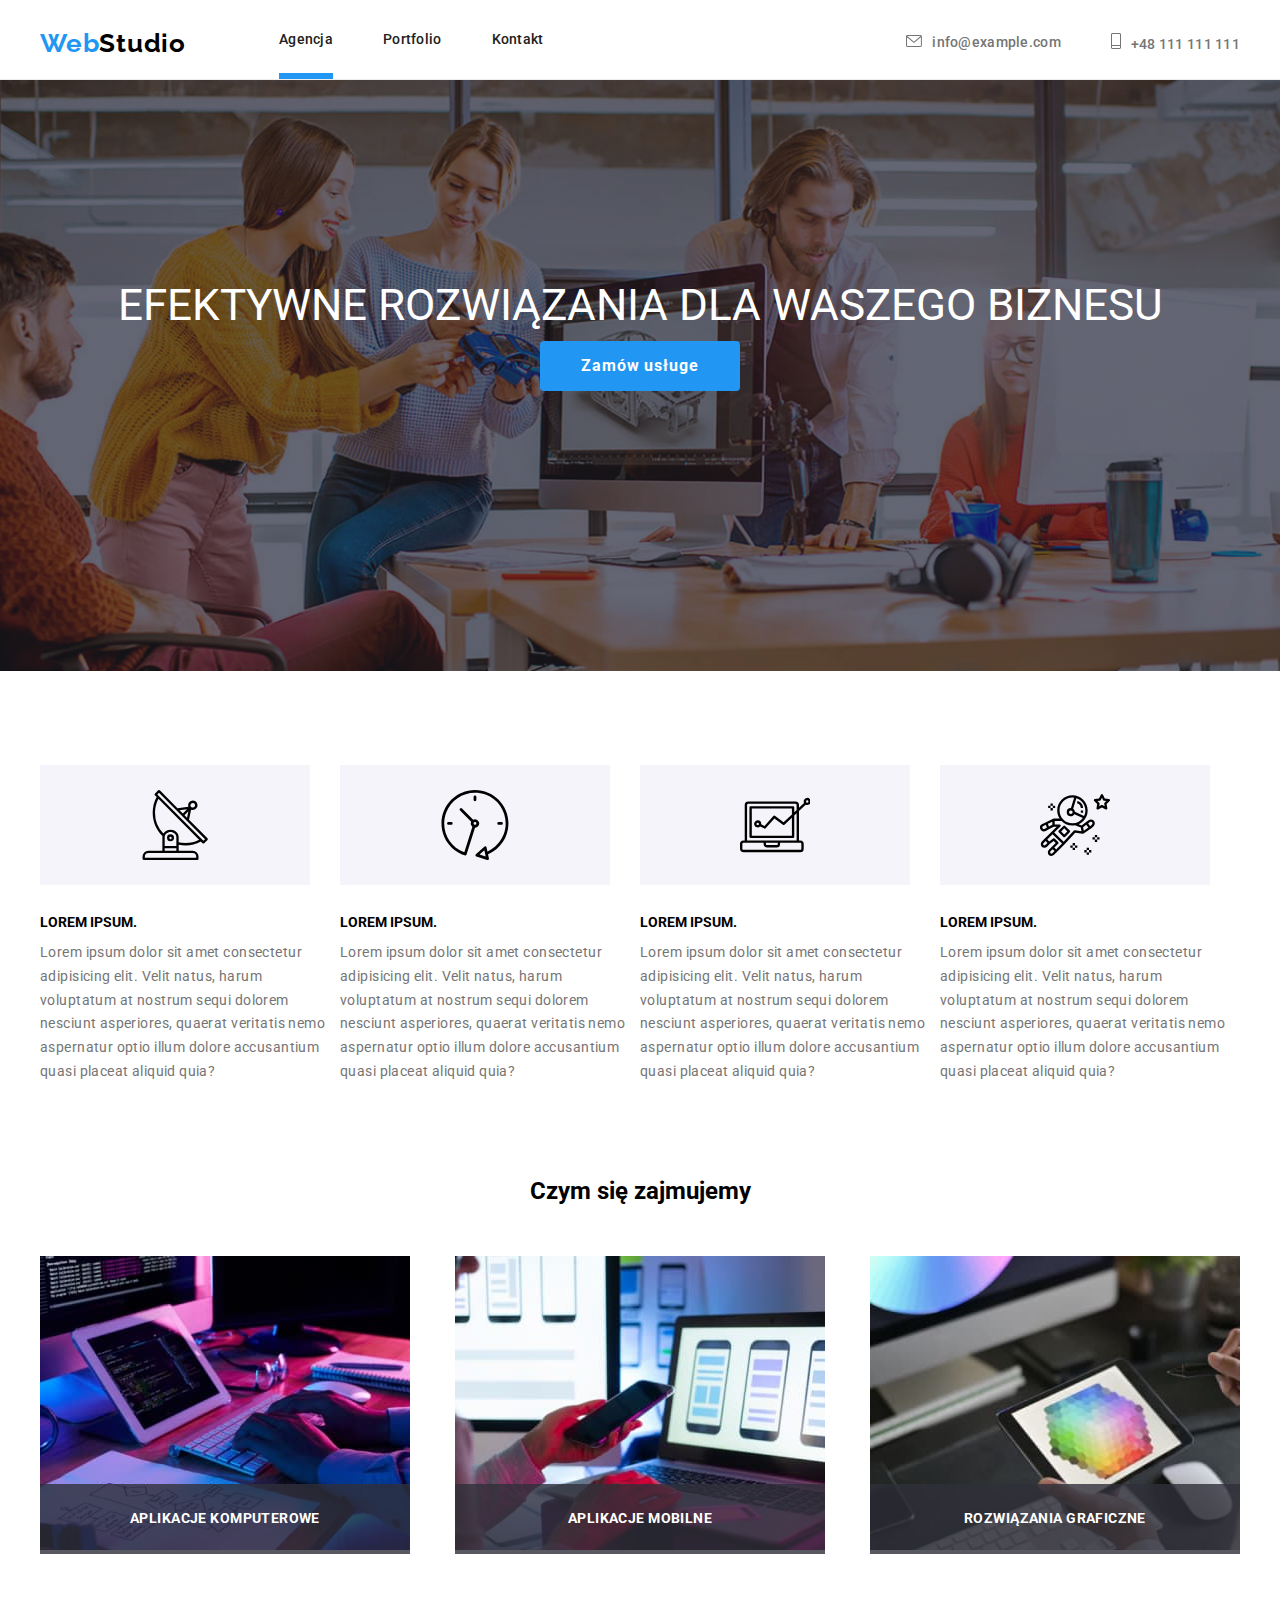
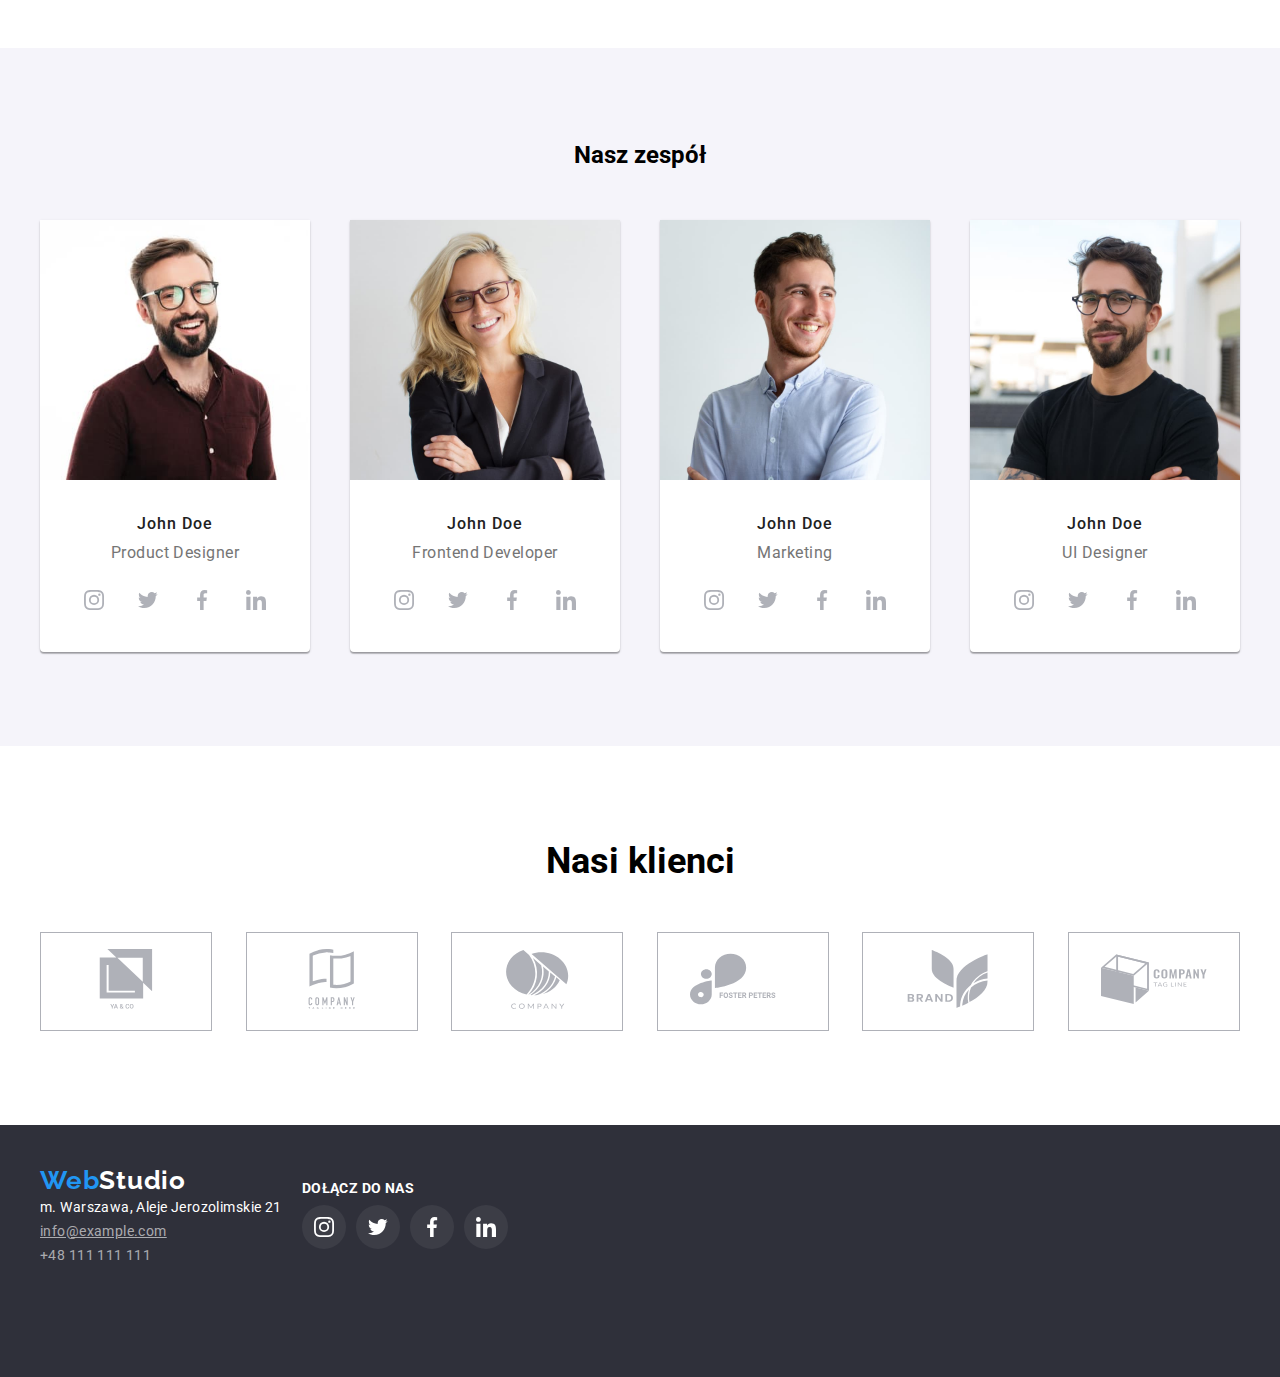
<file: index.html>
<!DOCTYPE html>
<html lang="en">

<head>
  <meta charset="UTF-8" />
  <meta http-equiv="X-UA-Compatible" content="IE=edge" />
  <meta name="viewport" content="width=device-width, initial-scale=1.0" />
  <title>goit-markup-hw-05</title>
  <link href="https://fonts.googleapis.com/css2?family=Raleway:wght@700&family=Roboto:wght@400;500;700;900&display=swap"
    rel="stylesheet" />
  <link rel="stylesheet" href="https://cdnjs.cloudflare.com/ajax/libs/modern-normalize/1.1.0/modern-normalize.css" />
  <link rel="stylesheet" href="./css/styles.css" />
</head>

<body>
  <header class="header">
    <div class="container nav-flex">
      <nav class="header-nav"></nav>
      <a href="index.html" class="link logo-blue">Web<span class="logo-black">Studio</span></a>
      <ul class="header-nav-list list">
        <li class="header-nav-item">
          <a href="index.html" class="link agencja-button active">Agencja</a>
        </li>
        <li class="header-nav-item">
          <a href="portfolio.html" class="link portfolio-button">Portfolio</a>
        </li>
        <li class="header-nav-item"><a href="Kontakt" class="link kontakty-button">Kontakt</a></li>
      </ul>
      </nav>
      <ul class="header-contact-list list">
        <li class="header-contact-item">
          <a href="mailto:info@example.com" class="link address-header"><svg class="contact-icon" width="16"
              height="12">
              <use href="./images/icons.svg#icon-envelope"></use>
            </svg>info@example.com</a>
        </li>
        <li class="header-contact-item">
          <a href="tel:+48111111111" class="link address-header"><svg class="contact-icon" width="10" height="16">
              <use href="./images/icons.svg#icon-mobile"></use>
            </svg>+48 111 111 111</a>
        </li>
      </ul>
    </div>
  </header>
  <main>
    <section class="main-section">
      <h class="main-selection-h1">
        EFEKTYWNE ROZWIĄZANIA DLA WASZEGO BIZNESU
        </h1><br />
        <button class="button-main" type="button" data-modal-open>Zamów usługe</button>
    </section>
    <section class="middle-section">
      <div class="container">
        <ul class="list middle-list">
          <li class="middle-item">
            <div class="middle-icon">
              <svg class="features-icon" width="70" height="70">
                <use href="./images/icons.svg#icon-antenna"></use>
              </svg>
            </div>
            <h4 class="middle-title">Lorem ipsum.</h4>
            <p class="middle-text">
              Lorem ipsum dolor sit amet consectetur adipisicing elit. Velit
              natus, harum voluptatum at nostrum sequi dolorem nesciunt
              asperiores, quaerat veritatis nemo aspernatur optio illum dolore
              accusantium quasi placeat aliquid quia?
            </p>
          </li>
          <li class="middle-item">
            <div class="middle-icon">
              <svg class="features-icon" width="70" height="70">
                <use href="./images/icons.svg#icon-clock"></use>
              </svg>
            </div>

            <h4 class="middle-title">Lorem ipsum.</h4>
            <p class="middle-text">
              Lorem ipsum dolor sit amet consectetur adipisicing elit. Velit
              natus, harum voluptatum at nostrum sequi dolorem nesciunt
              asperiores, quaerat veritatis nemo aspernatur optio illum dolore
              accusantium quasi placeat aliquid quia?
            </p>
          </li>
          <li class="middle-item">
            <div class="middle-icon">
              <svg class="features-icon" width="70" height="70">
                <use href="./images/icons.svg#icon-diagram"></use>
              </svg>
            </div>
            <h4 class="middle-title">Lorem ipsum.</h4>
            <p class="middle-text">
              Lorem ipsum dolor sit amet consectetur adipisicing elit. Velit
              natus, harum voluptatum at nostrum sequi dolorem nesciunt
              asperiores, quaerat veritatis nemo aspernatur optio illum dolore
              accusantium quasi placeat aliquid quia?
            </p>
          </li>
          <li class="middle-item">
            <div class="middle-icon">
              <svg class="features-icon" width="70" height="70">
                <use href="./images/icons.svg#icon-astronaut"></use>
              </svg>
            </div>
            <h4 class="middle-title">Lorem ipsum.</h4>
            <p class="middle-text">
              Lorem ipsum dolor sit amet consectetur adipisicing elit. Velit
              natus, harum voluptatum at nostrum sequi dolorem nesciunt
              asperiores, quaerat veritatis nemo aspernatur optio illum dolore
              accusantium quasi placeat aliquid quia?
            </p>
          </li>
        </ul>
      </div>
    </section>
    <section class="work-section">
      <div class="container">
        <h2 class="section-title">Czym się zajmujemy</h2>
        <ul class="work-list list">
          <li class="work-item">
            <img src="images/ipad_chart_op.jpg" alt="Pisanie kodu na urządzeniach mobilnych" width="370" height="294" />
            <p class="work-text">APLIKACJE KOMPUTEROWE</p>
          </li>
          <li class="work-item">
            <img src="images/iphone_op.jpg" alt="Układanie layout na urządzenia mobilne" width="370" height="294" />
            <p class="work-text">APLIKACJE MOBILNE</p>
          </li>
          <li class="work-item">
            <img src="images/ipad_rgb_op.jpg" alt="Wybór kolorów z palety" width="370" height="294" />
            <p class="work-text">ROZWIĄZANIA GRAFICZNE</p>
          </li>
        </ul>
      </div>
    </section>
    <section class="team-section">
      <div class="container">
        <h2 class="section-title">Nasz zespół</h2>
        <ul class="team-list list">
          <li class="team-item">
            <img src="images/prod_designer_op.jpg" alt="Product Designer" width="270" height="260" />
            <div class="team-whole">
              <h3 class="team-people">John Doe</h3>
              <p class="team-possition">Product Designer</p>
              <ul class="social-list list">
                <li class="social-item">
                  <a class="social-link link" href="">
                    <svg class="social-icon" width="20" height="20">
                      <use href="./images/icons.svg#icon-instagram"></use>
                    </svg>
                  </a>
                </li>

                <li class="social-item">
                  <a class="social-link link" href="">
                    <svg class="social-icon" width="20" height="20">
                      <use href="./images/icons.svg#icon-twitter"></use>
                    </svg>
                  </a>
                </li>

                <li class="social-item">
                  <a class="social-link link" href="">
                    <svg class="social-icon" width="20" height="20">
                      <use href="./images/icons.svg#icon-facebook"></use>
                    </svg>
                  </a>
                </li>

                <li class="social-item">
                  <a class="social-link link" href="">
                    <svg class="social-icon" width="20" height="20">
                      <use href="./images/icons.svg#icon-linkedin"></use>
                    </svg>
                  </a>
                </li>
              </ul>
            </div>
          </li>
          <li class="team-item">
            <img src="images/developer_op.jpg" alt="Frontend Developer" width="270" height="260" />
            <div class="team-whole">
              <h3 class="team-people">John Doe</h3>
              <p class="team-possition">Frontend Developer</p>
              <ul class="social-list list">
                <li class="social-item">
                  <a class="social-link link" href="">
                    <svg class="social-icon" width="20" height="20">
                      <use href="./images/icons.svg#icon-instagram"></use>
                    </svg>
                  </a>
                </li>

                <li class="social-item">
                  <a class="social-link link" href="">
                    <svg class="social-icon" width="20" height="20">
                      <use href="./images/icons.svg#icon-twitter"></use>
                    </svg>
                  </a>
                </li>

                <li class="social-item">
                  <a class="social-link link" href="">
                    <svg class="social-icon" width="20" height="20">
                      <use href="./images/icons.svg#icon-facebook"></use>
                    </svg>
                  </a>
                </li>

                <li class="social-item">
                  <a class="social-link link" href="">
                    <svg class="social-icon" width="20" height="20">
                      <use href="./images/icons.svg#icon-linkedin"></use>
                    </svg>
                  </a>
                </li>
              </ul>
            </div>
          </li>
          <li class="team-item">
            <img src="images/masrketing_op.jpg" alt="Marketing" width="270" height="260" />
            <div class="team-whole">
              <h3 class="team-people">John Doe</h3>
              <p class="team-possition">Marketing</p>
              <ul class="social-list list">
                <li class="social-item">
                  <a class="social-link link" href="">
                    <svg class="social-icon" width="20" height="20">
                      <use href="./images/icons.svg#icon-instagram"></use>
                    </svg>
                  </a>
                </li>

                <li class="social-item">
                  <a class="social-link link" href="">
                    <svg class="social-icon" width="20" height="20">
                      <use href="./images/icons.svg#icon-twitter"></use>
                    </svg>
                  </a>
                </li>

                <li class="social-item">
                  <a class="social-link link" href="">
                    <svg class="social-icon" width="20" height="20">
                      <use href="./images/icons.svg#icon-facebook"></use>
                    </svg>
                  </a>
                </li>

                <li class="social-item">
                  <a class="social-link link" href="">
                    <svg class="social-icon" width="20" height="20">
                      <use href="./images/icons.svg#icon-linkedin"></use>
                    </svg>
                  </a>
                </li>
              </ul>
            </div>
          </li>
          <li class="team-item">
            <img src="images/ui_designer_op.jpg" alt="UI Designer" width="270" height="260" />
            <div class="team-whole">
              <h3 class="team-people">John Doe</h3>
              <p class="team-possition">UI Designer</p>
              <ul class="social-list list">
                <li class="social-item">
                  <a class="social-link link" href="">
                    <svg class="social-icon" width="20" height="20">
                      <use href="./images/icons.svg#icon-instagram"></use>
                    </svg>
                  </a>
                </li>

                <li class="social-item">
                  <a class="social-link link" href="">
                    <svg class="social-icon" width="20" height="20">
                      <use href="./images/icons.svg#icon-twitter"></use>
                    </svg>
                  </a>
                </li>

                <li class="social-item">
                  <a class="social-link link" href="">
                    <svg class="social-icon" width="20" height="20">
                      <use href="./images/icons.svg#icon-facebook"></use>
                    </svg>
                  </a>
                </li>

                <li class="social-item">
                  <a class="social-link link" href="">
                    <svg class="social-icon" width="20" height="20">
                      <use href="./images/icons.svg#icon-linkedin"></use>
                    </svg>
                  </a>
                </li>
              </ul>
            </div>
          </li>
        </ul>
      </div>
    </section>
    <section class="client-section">
      <div class="container">
        <h2 class="client-title">Nasi klienci</h2>
        <ul class="client-list list">
          <li class="client-item">
            <a class="client-link link" href="">
              <svg class="client-icon" width="106" height="60">
                <use href="./images/icons.svg#icon-yaco"></use>
              </svg>
            </a>
          </li>

          <li class="client-item">
            <a class="client-link link" href="">
              <svg class="client-icon" width="106" height="60">
                <use href="./images/icons.svg#icon-company"></use>
              </svg>
            </a>
          </li>

          <li class="client-item">
            <a class="client-link link" href="">
              <svg class="client-icon" width="106" height="60">
                <use href="./images/icons.svg#icon-company2"></use>
              </svg>
            </a>
          </li>

          <li class="client-item">
            <a class="client-link link" href="">
              <svg class="client-icon" width="106" height="60">
                <use href="./images/icons.svg#icon-foster"></use>
              </svg>
            </a>
          </li>

          <li class="client-item">
            <a class="client-link link" href="">
              <svg class="client-icon" width="106" height="60">
                <use href="./images/icons.svg#icon-brand"></use>
              </svg>
            </a>
          </li>

          <li class="client-item">
            <a class="client-link link" href="">
              <svg class="client-icon" width="106" height="60">
                <use href="./images/icons.svg#icon-tag"></use>
              </svg>
            </a>
          </li>
        </ul>
      </div>
    </section>
  </main>
  <footer class="footer">
    <div class="container">
      <div class="footer-con">
        <div>
          <a href="index.html" class="link logo-blue">Web<span class="logo-white">Studio</span></a>
          <address class="">
            <ul class="list">
              <li class="address-footer">m. Warszawa, Aleje Jerozolimskie 21</li>
              <li>
                <a href="mailto:info@example.com" class="link link-footer">info@example.com</a>
              </li>
              <li>
                <a href="tel:+48111111111" class="link footer-tel">+48 111 111 111</a>
              </li>
            </ul>
          </address>
        </div>
        <div class="footer-social-flex">
          <p class="footer-p-text">DOŁĄCZ DO NAS</p>
          <ul class="footer-list list">
            <li>
              <a class="footer-link" href="https://www.instagram.com/">
                <svg class="footer-icon" width="20" height="20">
                  <use href="./images/icons.svg#icon-instagram"></use>
                </svg>
              </a>
            </li>
            <li>
              <a class="footer-link" href="https://twitter.com/">
                <svg class="footer-icon" width="20" height="20">
                  <use href="./images/icons.svg#icon-twitter"></use>
                </svg>
              </a>
            </li>
            <li>
              <a class="footer-link" href="https://www.facebook.com/">
                <svg class="footer-icon" width="20" height="20">
                  <use href="./images/icons.svg#icon-facebook"></use>
                </svg>
              </a>
            </li>
            <li>
              <a class="footer-link" href="https://www.linkedin.com/">
                <svg class="footer-icon" width="20" height="20">
                  <use href="./images/icons.svg#icon-linkedin"></use>
                </svg>
              </a>
            </li>
          </ul>
        </div>
      </div>
    </div>
  </footer>
  <div class="backdrop is-hidden" data-modal>
    <div class="modal">
        <button type="button" class="close-btn" data-modal-close>
          <svg class= width="11" height="11">
            <use href="./images/icons.svg#icon-vector"></use>
          </svg>
        </button>
    </div>
  </div>
  <script src="./js/modal.js"></script>
</body>

</html>
</file>
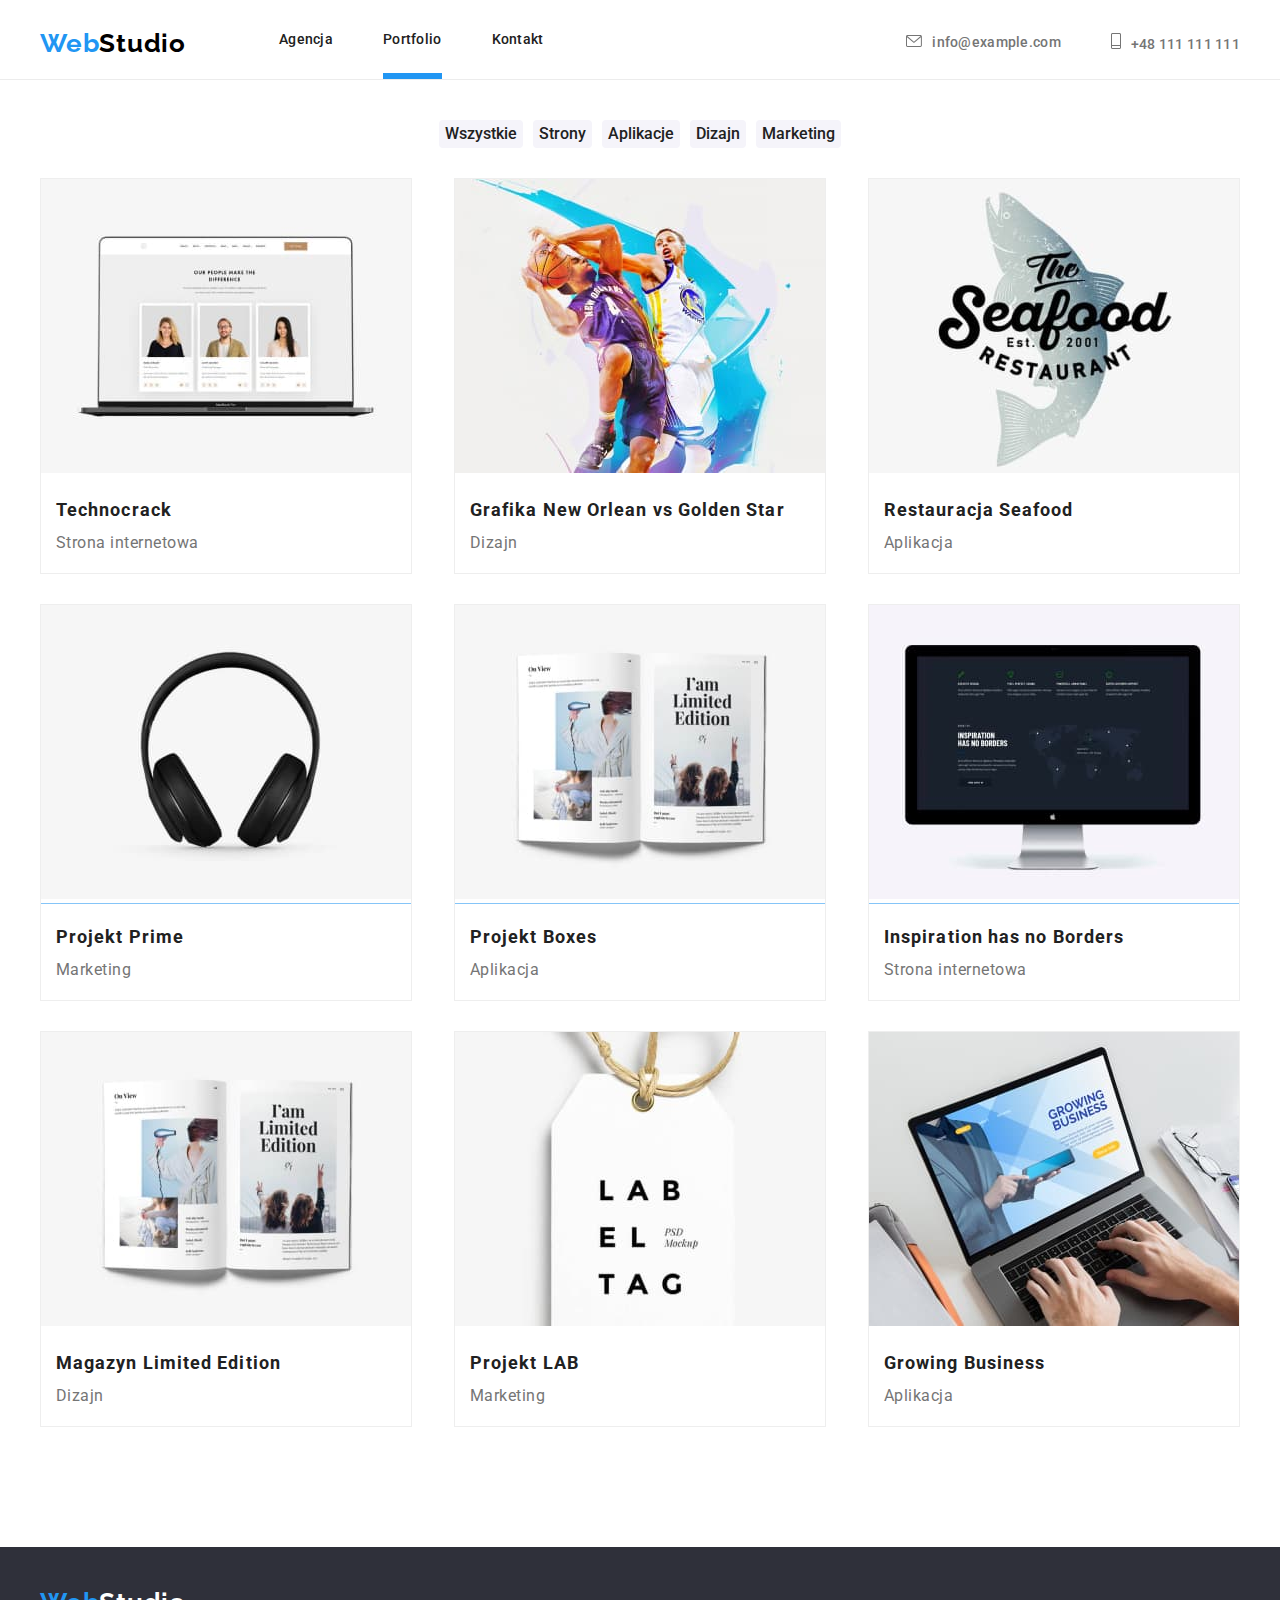
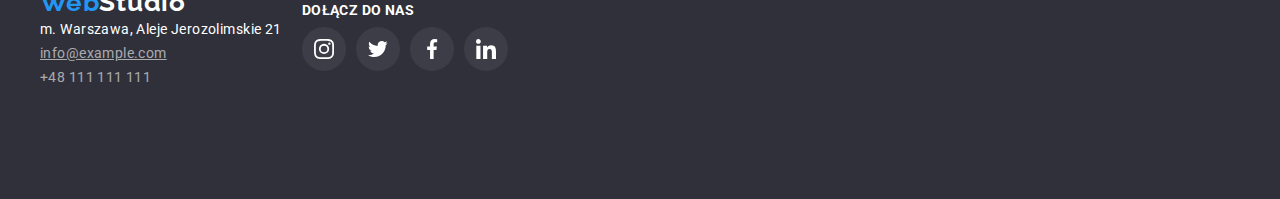
<file: portfolio.html>
<!DOCTYPE html>
<html lang="en">

<head>
  <meta charset="UTF-8" />
  <meta http-equiv="X-UA-Compatible" content="IE=edge" />
  <meta name="viewport" content="width=device-width, initial-scale=1.0" />
  <title>goit-markup-hw-05</title>
  <link href="https://fonts.googleapis.com/css2?family=Raleway:wght@700&family=Roboto:wght@400;500;700;900&display=swap"
    rel="stylesheet" />
    <link rel="stylesheet" href="https://cdnjs.cloudflare.com/ajax/libs/modern-normalize/1.1.0/modern-normalize.css" />
  <link rel="stylesheet" href="./css/styles.css" />
</head>

<body>
  <header class="header">
    <div class="container nav-flex">
      <nav class="header-nav"></nav>
      <a href="index.html" class="link logo-blue">Web<span class="logo-black">Studio</span></a>

      <ul class="header-nav-list list">
        <li class="header-nav-item">
          <a href="index.html" class="link agencja-button">Agencja</a>
        </li>
        <li class="header-nav-item">
          <a href="portfolio.html" class="link portfolio-button active">Portfolio</a>
        </li>
        <li class="header-nav-item"><a href="Kontakt" class="link kontakty-button">Kontakt</a></li>
      </ul>
      </nav>
      <ul class="header-contact-list list">
        <li class="header-contact-item">
          <a href="mailto:info@example.com" class="link address-header"><svg class="contact-icon" width="16"
              height="12">
              <use href="./images/icons.svg#icon-envelope"></use>
            </svg>info@example.com</a>
        </li>
        <li class="header-contact-item">
          <a href="tel:+48111111111" class="link address-header"><svg class="contact-icon" width="10" height="16">
              <use href="./images/icons.svg#icon-mobile"></use>
            </svg>+48 111 111 111</a>
        </li>
      </ul>
    </div>
  </header>
  <main>
    <section class="portfolio-section">
      <div class="container">
        <ul class="list portfolio-button-list">
          <li class="portfolio-button-space"><button class="button" type="button">Wszystkie</button></li>
          <li class="portfolio-button-space"><button class="button" type="button">Strony</button></li>
          <li class="portfolio-button-space"><button class="button" type="button">Aplikacje</button></li>
          <li class="portfolio-button-space"><button class="button" type="button">Dizajn</button></li>
          <li class="portfolio-button-space"><button class="button" type="button">Marketing</button></li>
        </ul>
      </div>
    </section>
    <section>
      <div class="container">
        <ul class="list portfolio-list">
          <li class="portfolio-item">
            <div class="portfolio-pop">
            <img src="images/laptop_op.jpg" alt="Laptop" width="370" height="294" />
            <div class="portfolio-overlay">
              <p class="portfolio-text">Lorem ipsum dolor sit, amet consectetur adipisicing elit. Animi exercitationem maiores doloremque ut, culpa itaque, laboriosam id, voluptate voluptas molestiae ratione vero accusantium alias odio doloribus at amet dolorem beatae.</p>
            </div>
          </div>
            <div class="portfolio-border">
              <h3 class="link">Technocrack</h3>
              <p class="link">Strona internetowa</p>
            </div>
          </li>
          <li class="portfolio-item">
            <div class="portfolio-pop">
            <img src="images/basketball_op.jpg" alt="Playing basketball" width="370" height="294" />
            <div class="portfolio-overlay">
              <p class="portfolio-text">Lorem ipsum dolor sit, amet consectetur adipisicing elit. Animi exercitationem maiores doloremque ut, culpa itaque, laboriosam id, voluptate voluptas molestiae ratione vero accusantium alias odio doloribus at amet dolorem beatae.</p>
            </div>
          </div>
            <div class="portfolio-border">
              <h3 class="link">Grafika New Orlean vs Golden Star</h3>
              <p class="link">Dizajn</p>
            </div>
          </li>
          <li class="portfolio-item">
            <div class="portfolio-pop">
            <img src="images/seafood_op.jpg" alt="Seafood poster" width="370" height="294" />
            <div class="portfolio-overlay">
              <p class="portfolio-text">Lorem ipsum dolor sit, amet consectetur adipisicing elit. Animi exercitationem maiores doloremque ut, culpa itaque, laboriosam id, voluptate voluptas molestiae ratione vero accusantium alias odio doloribus at amet dolorem beatae.</p>
            </div>
          </div>
            <div class="portfolio-border">
              <h3 class="link">Restauracja Seafood</h3>
              <p class="link">Aplikacja</p>
            </div>
          </li>
          <li class="portfolio-item">
            <div class="portfolio-pop">
            <img src="images/headphones_op.jpg" alt="Headphones" width="370" height="294" />
            <div class="portfolio-overlay">
              <p class="portfolio-text">Lorem ipsum dolor sit, amet consectetur adipisicing elit. Animi exercitationem maiores doloremque ut, culpa itaque, laboriosam id, voluptate voluptas molestiae ratione vero accusantium alias odio doloribus at amet dolorem beatae.</p>
            </div>
          </div>
            <div class="portfolio-border">
              <h3 class="link">Projekt Prime</h3>
              <p class="link">Marketing</p>
            </div>
          </li>
          <li class="portfolio-item">
            <div class="portfolio-pop">
            <img src="images/book_op.jpg" alt="Box" width="370" height="294" />
            <div class="portfolio-overlay">
              <p class="portfolio-text">Lorem ipsum dolor sit, amet consectetur adipisicing elit. Animi exercitationem maiores doloremque ut, culpa itaque, laboriosam id, voluptate voluptas molestiae ratione vero accusantium alias odio doloribus at amet dolorem beatae.</p>
            </div>
          </div>
            <div class="portfolio-border">
              <h3 class="link">Projekt Boxes</h3>
              <p class="link">Aplikacja</p>
            </div>
          </li>
          <li class="portfolio-item">
            <div class="portfolio-pop">
            <img src="images/imac_op.jpg" alt="iMac" width="370" height="294" />
            <div class="portfolio-overlay">
              <p class="portfolio-text">Lorem ipsum dolor sit, amet consectetur adipisicing elit. Animi exercitationem maiores doloremque ut, culpa itaque, laboriosam id, voluptate voluptas molestiae ratione vero accusantium alias odio doloribus at amet dolorem beatae.</p>
            </div>
          </div>
            <div class="portfolio-border">
              <h3 class="link">Inspiration has no Borders</h3>
              <p class="link">Strona internetowa</p>
            </div>
          </li>
          <li class="portfolio-item">
            <div class="portfolio-pop">
            <img src="images/book_op.jpg" alt="Book" width="370" height="294" />
            <div class="portfolio-overlay">
              <p class="portfolio-text">Lorem ipsum dolor sit, amet consectetur adipisicing elit. Animi exercitationem maiores doloremque ut, culpa itaque, laboriosam id, voluptate voluptas molestiae ratione vero accusantium alias odio doloribus at amet dolorem beatae.</p>
            </div>
          </div>
            <div class="portfolio-border">
              <h3 class="link">Magazyn Limited Edition</h3>
              <p class="link">Dizajn</p>
            </div>
          </li>
          <li class="portfolio-item">
            <div class="portfolio-pop">
            <img src="images/label_op.jpg" alt="Label" width="370" height="294" />
            <div class="portfolio-overlay">
              <p class="portfolio-text">Lorem ipsum dolor sit, amet consectetur adipisicing elit. Animi exercitationem maiores doloremque ut, culpa itaque, laboriosam id, voluptate voluptas molestiae ratione vero accusantium alias odio doloribus at amet dolorem beatae.</p>
            </div>
          </div>
            <div class="portfolio-border">
              <h3 class="link">Projekt LAB</h3>
              <p class="link">Marketing</p>
            </div>
          </li>
          <li class="portfolio-item">
            <div class="portfolio-pop">
            <img src="images/laptop-writing_op.jpg" alt="Writing on laptop" width="370" height="294" />
            <div class="portfolio-overlay">
              <p class="portfolio-text">Lorem ipsum dolor sit, amet consectetur adipisicing elit. Animi exercitationem maiores doloremque ut, culpa itaque, laboriosam id, voluptate voluptas molestiae ratione vero accusantium alias odio doloribus at amet dolorem beatae.</p>
            </div>
          </div>
            <div class="portfolio-border">
              <h3 class="link">Growing Business</h3>
              <p class="link">Aplikacja</p>
            </div>
          </li>
        </ul>
      </div>
    </section>
  </main>
  <footer class="footer">
    <div class="container">
      <div class="footer-con">
        <div>
        <a href="index.html" class="link logo-blue">Web<span class="logo-white">Studio</span></a>
        <address class="">
          <ul class="list">
            <li class="address-footer">m. Warszawa, Aleje Jerozolimskie 21</li>
            <li>
              <a href="mailto:info@example.com" class="link link-footer">info@example.com</a>
            </li>
            <li>
              <a href="tel:+48111111111" class="link footer-tel">+48 111 111 111</a>
            </li>
          </ul>
        </address>
      </div>
        <div class="footer-social-flex">
          <p class="footer-p-text">DOŁĄCZ DO NAS</p>
          <ul class="footer-list list">
            <li>
              <a class="footer-link" href="https://www.instagram.com/">
                <svg class="footer-icon" width="20" height="20">
                  <use href="./images/icons.svg#icon-instagram"></use>
                </svg>
              </a>
            </li>
            <li>
              <a class="footer-link" href="https://twitter.com/">
                <svg class="footer-icon" width="20" height="20">
                  <use href="./images/icons.svg#icon-twitter"></use>
                </svg>
              </a>
            </li>
            <li>
              <a class="footer-link" href="https://www.facebook.com/">
                <svg class="footer-icon" width="20" height="20">
                  <use href="./images/icons.svg#icon-facebook"></use>
                </svg>
              </a>
            </li>
            <li>
              <a class="footer-link" href="https://www.linkedin.com/">
                <svg class="footer-icon" width="20" height="20">
                  <use href="./images/icons.svg#icon-linkedin"></use>
                </svg>
              </a>
            </li>
          </ul>
        </div>
      </div>
    </div>
  </footer>
  <script src="js/modal.js"></script>
</body>

</html>
</file>
<file: css/styles.css>
h1,
h2,
h3,
h4,
h5,
h6,
p,
ul {
  margin: 0;
  padding: 0;
}

.container {
  width: 1200px;
  margin-left: auto;
  margin-right: auto;
}

.header {
  border-bottom: 1px solid #ececec;
  height: 80px;
}

.header-nav {
  display: flex;
  align-items: center;
}

.nav-flex {
  display: flex;
  align-items: center;
}

.header-nav-list {
  display: flex;
  margin-left: 93px;
}

.header-nav-item:not(:last-child) {
  margin-right: 50px;
}

body {
  font-family: "Roboto";
  font-style: normal;
  background: #ffffff;
}

.link {
  text-decoration: none;
}

.list {
  list-style: none;
}

.logo-blue {
  font-family: "Raleway";
  font-weight: 700;
  font-size: 26px;
  line-height: 1.19;
  letter-spacing: 0.03em;
  color: #2196f3;
}

.logo-black {
  font-family: "Raleway";
  font-weight: 700;
  font-size: 26px;
  line-height: 1.19;
  letter-spacing: 0.03em;
  color: #000000;
}

.logo-white {
  font-family: "Raleway";
  font-weight: 700;
  font-size: 26px;
  line-height: 1.19;
  letter-spacing: 0.03em;
  color: #ffffff;
}

.agencja-button {
  display: block;
  padding-top: 32px;
  padding-bottom: 32px;
  font-weight: 500;
  font-size: 14px;
  line-height: 1.14;
  letter-spacing: 0.02em;
  color: #212121;
  transition: color 250ms cubic-bezier(0.4, 0, 0.2, 1);
}

.portfolio-button {
  display: block;
  padding-top: 32px;
  padding-bottom: 32px;

  font-weight: 500;
  font-size: 14px;
  line-height: 1.14;
  letter-spacing: 0.02em;
  color: #212121;
  transition: color 250ms cubic-bezier(0.4, 0, 0.2, 1);
}

.kontakty-button {
  display: block;
  padding-top: 32px;
  padding-bottom: 32px;

  font-weight: 500;
  font-size: 14px;
  line-height: 1.14;
  letter-spacing: 0.02em;
  color: #212121;
  transition: color 250ms cubic-bezier(0.4, 0, 0.2, 1);
}

.header-contact-list {
  display: flex;
  margin-left: auto;
}

.header-contact-item {
  margin-left: 50px;
}

.button {
  font-family: "Roboto";
  font-weight: 500;
  font-size: 16px;
  line-height: 1.625;
  letter-spacing: 3%;
  border-radius: 4px;
  border-color: #f5f4fa;
  border-style: none;
  background-color: #f5f4fa;
  color: #212121;
  cursor: pointer;
}

.button:hover,
.button:focus {
  background-color: #2196f3;
  color: #ffffff;
}

.link:hover,
.link:focus {
  text-decoration: none;
  color: #2196f3;
}

.link-color {
  color: #757575;
}

.link-footer {
  font-style: normal;
  font-weight: 400;
  font-size: 14px;
  line-height: 1.71;
  letter-spacing: 0.03em;
  text-decoration-line: underline;
  color: rgba(255, 255, 255, 0.6);
}

.footer-tel {
  font-style: normal;
  font-weight: 400;
  font-size: 14px;
  line-height: 1.71;
  letter-spacing: 0.03em;
  text-decoration-line: none;
  color: rgba(255, 255, 255, 0.6);
}

.footer {
  display: flex;
  background-color: #2f303a;
  padding-top: 20px;
  padding-bottom: 20px;
  height: 252px;
}

.footer-con {
  margin-top: 20px;
}

.footer-flex {
  display: flex;
}

.address-footer {
  font-style: normal;
  font-weight: 400;
  font-size: 14px;
  line-height: 1.71;
  letter-spacing: 0.03em;
  color: #ffffff;
  transition: color 250ms cubic-bezier(0.4, 0, 0.2, 1);
}

.address-header {
  font-style: normal;
  font-weight: 500;
  font-size: 14px;
  line-height: 1.14;
  letter-spacing: 0.02em;
  color: #757575;
  transition: color 250ms cubic-bezier(0.4, 0, 0.2, 1);
}

h3 {
  font-weight: 700;
  font-size: 18px;
  line-height: 2;
  letter-spacing: 0.06em;
  color: #212121;
}

p {
  font-weight: 400;
  font-size: 16px;
  line-height: 1.875;
  letter-spacing: 0.03em;
  color: #757575;
}

.main-section {
  font-size: 44px;
  padding-top: 200px;
  padding-bottom: 280px;
  max-height: 600px;
  max-width: 1600px;
  margin-left: auto;
  margin-right: auto;
  background-position: center;
  color: #ffffff;
  text-align: center;
  background-image: linear-gradient(to right,
      rgba(47, 48, 58, 0.4),
      rgba(47, 48, 58, 0.4)),
    url(../images/main.jpg);
  background-color: var(--hero-background-color);
  background-repeat: no-repeat;
  background-position: center;
  background-size: cover;
}

.main-section-h1 {
  margin-left: auto;
  margin-right: auto;
  max-width: 696px;
  font-weight: 900;
  line-height: 1.36;
  letter-spacing: 0.06em;
  text-transform: uppercase;
}

.middle-section {
  padding-top: 94px;
  padding-bottom: 94px;
}

.middle-list {
  display: flex;
  justify-content: space-between;
}

.middle-title {
  margin-bottom: 10px;
  font-weight: 700;
  font-size: 14px;
  line-height: 1.14;
  text-transform: uppercase;
}

.middle-text {
  font-size: 14px;
  line-height: 1.71;
}

.work-section {
  padding-bottom: 94px;
}

.work-list {
  display: flex;
  justify-content: space-between;
}

.work-item {
  position: relative;
}

.work-text {
  width: 100%;
  position: absolute;
  bottom: 0px;
  left: 0px;
  padding: 27px 0px 27px 0px;
  font-weight: 700;
  font-size: 14px;
  line-height: 1.14;
  text-align: center;
  text-transform: uppercase;
  color: #ffffff;
  background-color: rgba(47, 48, 58, 0.8);
}

.section-title {
  margin-bottom: 50px;
  text-align: center;
}

.team-section {
  padding-top: 94px;
  padding-bottom: 94px;
  background-color: #f5f4fa;
}

.team-list {
  display: flex;
  justify-content: space-between;
}

.team-item {
  box-sizing: border-box;
  background-color: #ffffff;
  box-shadow: 0px 1px 3px rgba(0, 0, 0, 0.12), 0px 1px 1px rgba(0, 0, 0, 0.14),
    0px 2px 1px rgba(0, 0, 0, 0.2);
  border-radius: 0px 0px 4px 4px;
}

.team-whole {
  padding: 30px 0px;
}

.team-people {
  font-weight: 500;
  font-size: 16px;
  line-height: 1.19;
  text-align: center;
}

.team-possition {
  margin-top: 10px;

  font-size: 16px;
  line-height: 1.19;
  text-align: center;
}

.button-main {
  font-family: "Roboto";
  font-weight: 700;
  font-size: 16px;
  line-height: 1.88;
  letter-spacing: 0.06em;
  border-radius: 4px;
  display: inline-block;
  min-width: 200px;
  border: 1px solid transparent;
  padding: 10px 32px;
  align-items: center;
  text-align: center;
  border-color: #f5f4fa;
  border-style: none;
  background-color: #2196f3;
  color: #ffffff;
  cursor: pointer;
  transition: background-color 250ms cubic-bezier(0.4, 0, 0.2, 1),
    color 250ms cubic-bezier(0.4, 0, 0.2, 1);
}

.button-main:hover,
.button-main:focus {
  background-color: #2196f3;
  color: #ffffff;
}

.font-name {
  font-weight: 500;
  font-size: 16px;
  line-height: 1.19;
  letter-spacing: 0.03em;
  color: #212121;
}

.font-possition {
  font-weight: 400;
  font-size: 16px;
  line-height: 1.19;
  letter-spacing: 0.03em;
  color: #757575;
}

.portfolio-section {
  padding-top: 10px;
  padding-bottom: 30px;
}

.portfolio-button-list {
  display: flex;
  justify-content: center;
  margin-top: 30px;
  margin-left: 862;
}

.portfolio-list {
  display: flex;
  flex-wrap: wrap;
  justify-content: space-between;
  padding-bottom: 90px;
}

.portfolio-item {
  box-sizing: border-box;
  border: 1px solid;
  border-color: #eeeeee;
  background-color: #ffffff;
  margin-bottom: 30px;
}

.portfolio-item:hover,
.portfolio-item:focus {
  box-shadow: 0px 3px 1px rgba(0, 0, 0, 0.1), 0px 1px 2px rgba(0, 0, 0, 0.08),
    0px 2px 2px rgba(0, 0, 0, 0.12);
  cursor: pointer;
}

.portfolio-trans {
  border: 1px solid #eeeeee;
  border-top: transparent;
  padding: 20px 24px;
}

.portfolio-button-space:not(:last-child) {
  margin-right: 10px;
}

.portfolio-border {
  padding-left: 15px;
  padding-top: 15px;
  padding-bottom: 15px;
}

.contact-icon {
  margin-right: 10px;
  fill: currentColor;
}

.middle-icon {
  display: flex;
  width: 270px;
  height: 120px;
  align-items: center;
  justify-content: center;
  flex-direction: column;
  margin-bottom: 30px;
  background-color: #f5f4fa;
}

.social-list {
  display: flex;
  padding: 0px 32px;
  margin-top: 16px;
  list-style: none;
  justify-content: space-between;
  align-items: center;
}

.social-item {
  width: 44px;
  height: 44px;
}

.social-link {
  display: block;
  width: 44px;
  height: 44px;
  border-radius: 50%;
  color: #afb1b8;
  background-color: #ffffff;
  transition: background-color 250ms cubic-bezier(0.4, 0, 0.2, 1),
    color 250ms cubic-bezier(0.4, 0, 0.2, 1);
}

.social-link:hover,
.social-link:focus {
  color: #ffffff;
  background-color: #2196f3;
}

.social-icon {
  margin: 12px 0px 0px 12px;
  fill: currentColor;
}

.client-section {
  padding-top: 94px;
  padding-bottom: 94px;
}

.client-title {
  margin-bottom: 50px;
  font-weight: 700;
  font-size: 36px;
  line-height: 1.17;
  text-align: center;
}

.client-list {
  display: flex;
  list-style: none;
  justify-content: space-between;
  align-items: center;
}

.client-item {
  box-sizing: border-box;
}

.client-link {
  display: block;
  border: 1px solid #afb1b8;
  color: #afb1b8;
  background-color: #fff;
  padding: 16px 32px;
  transition: color 250ms cubic-bezier(0.4, 0, 0.2, 1);
}

.client-link:hover,
.client-link:focus {
  color: #2196f3;
  border-color: #2196f3;
}

.client-icon {
  fill: currentColor;
}

.footer-con {
  display: flex;
}

.footer-list {
  display: flex;
  padding: 0;
  margin-top: 0;
  list-style: none;
  justify-content: space-between;
  align-items: center;
}

.footer-social-flex {
  margin-left: 20px;
}

.footer-p-text {
  font-family: "Roboto";
  font-style: normal;
  font-weight: 700;
  font-size: 14px;
  line-height: 16px;
  letter-spacing: 0.03em;
  text-transform: uppercase;
  padding: 15px 0px 10px 0px;
  margin-bottom: 15px;
  color: #ffffff;
  width: 113px;
  height: 16px;
  left: 531px;
  top: 2751px;
}

.footer-link {
  width: 44px;
  height: 44px;
  display: block;
  border-radius: 50%;
  color: #ffffff;
  background-color: #ffffff10;
  margin-right: 10px;
  transition: background-color 250ms cubic-bezier(0.4, 0, 0.2, 1), color 250ms cubic-bezier(0.4, 0, 0.2, 1);
}

.footer-link:hover,
.footer-link:focus {
  color: #ffffff;
  background-color: #2196f3;
}

.footer-icon {
  margin: 12px 0px 0px 12px;
  fill: currentColor;

}

.modal {
  width: 528px;
  min-height: 581px;
  background-color: #ffffff;

  position: relative;
  transform: scale(1);
  transition: transform 250ms cubic-bezier(0.4, 0, 0.2, 1);
}

.backdrop {
  position: fixed;
  display: flex;
  align-items: center;
  justify-content: center;
  width: 100vw;
  height: 100vh;
  background-color: rgba(0, 0, 0, 0.2);
  top: 0;
  transition: opacity 250ms cubic-bezier(0.4, 0, 0.2, 1),
    visibility 250ms cubic-bezier(0.4, 0, 0.2, 1);
}

.backdrop.is-hidden {
  opacity: 0;
  visibility: hidden;
  pointer-events: none;
}

.backdrop.is-hidden .modal {
  transform: scale(2);
}

.modal {
  width: 528px;
  min-height: 581px;
  background-color: #ffffff;
  position: relative;
  transform: scale(1);
  transition: transform 250ms cubic-bezier(0.4, 0, 0.2, 1);
}

.close-btn {
  position: absolute;
  display: flex;
  align-items: center;
  justify-content: center;
  right: 8px;
  top: 8px;
  background-color: transparent;
  border-radius: 50%;
  width: 30px;
  height: 30px;
  border: 1px solid #000000;
  cursor: pointer;
}

.portfolio-pop {
  position: relative;
  overflow: hidden;
}

.portfolio-text {
  position: absolute;
  padding: 63px 24px;
  font-size: 18px;
  line-height: 1.56;
  top: 0;
  left: 0;
  color: #ffffff;
}

.portfolio-overlay {
  position: absolute;
  display: inline-block;
  content: "";
  top: 0;
  left: 0;
  width: 100%;
  height: 100%;
  background-color: rgba(33, 150, 243, 0.9);
  transform: translateY(100%);
  transition: transform 250ms cubic-bezier(0.4, 0, 0.2, 1);
}

.portfolio-item:hover .portfolio-overlay {
  transform: translateY(0);
}
.active::after {
  position: relative;
  content: " ";
  display: block;
  width: 100%;
  border: 3px solid #2196f3;
  background-color: #2196f3;
  bottom: -25px;
}
</file>
